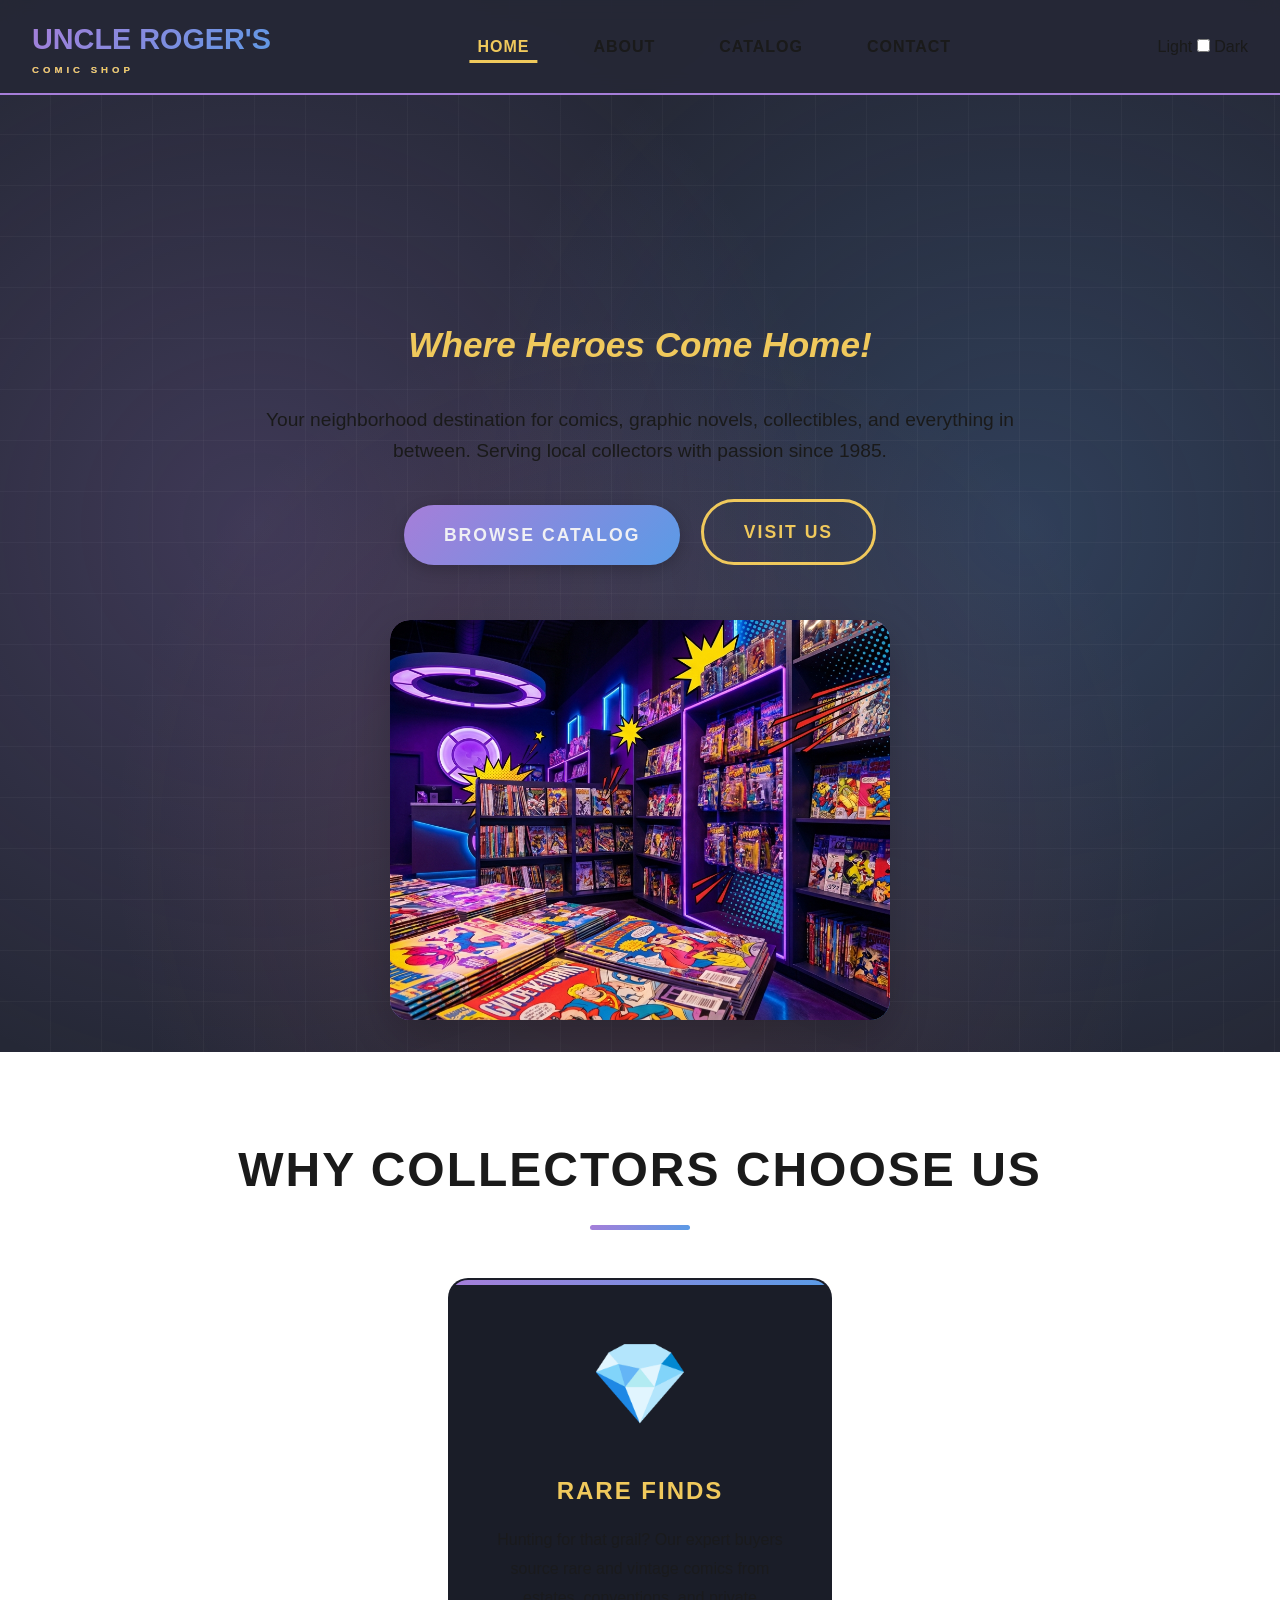
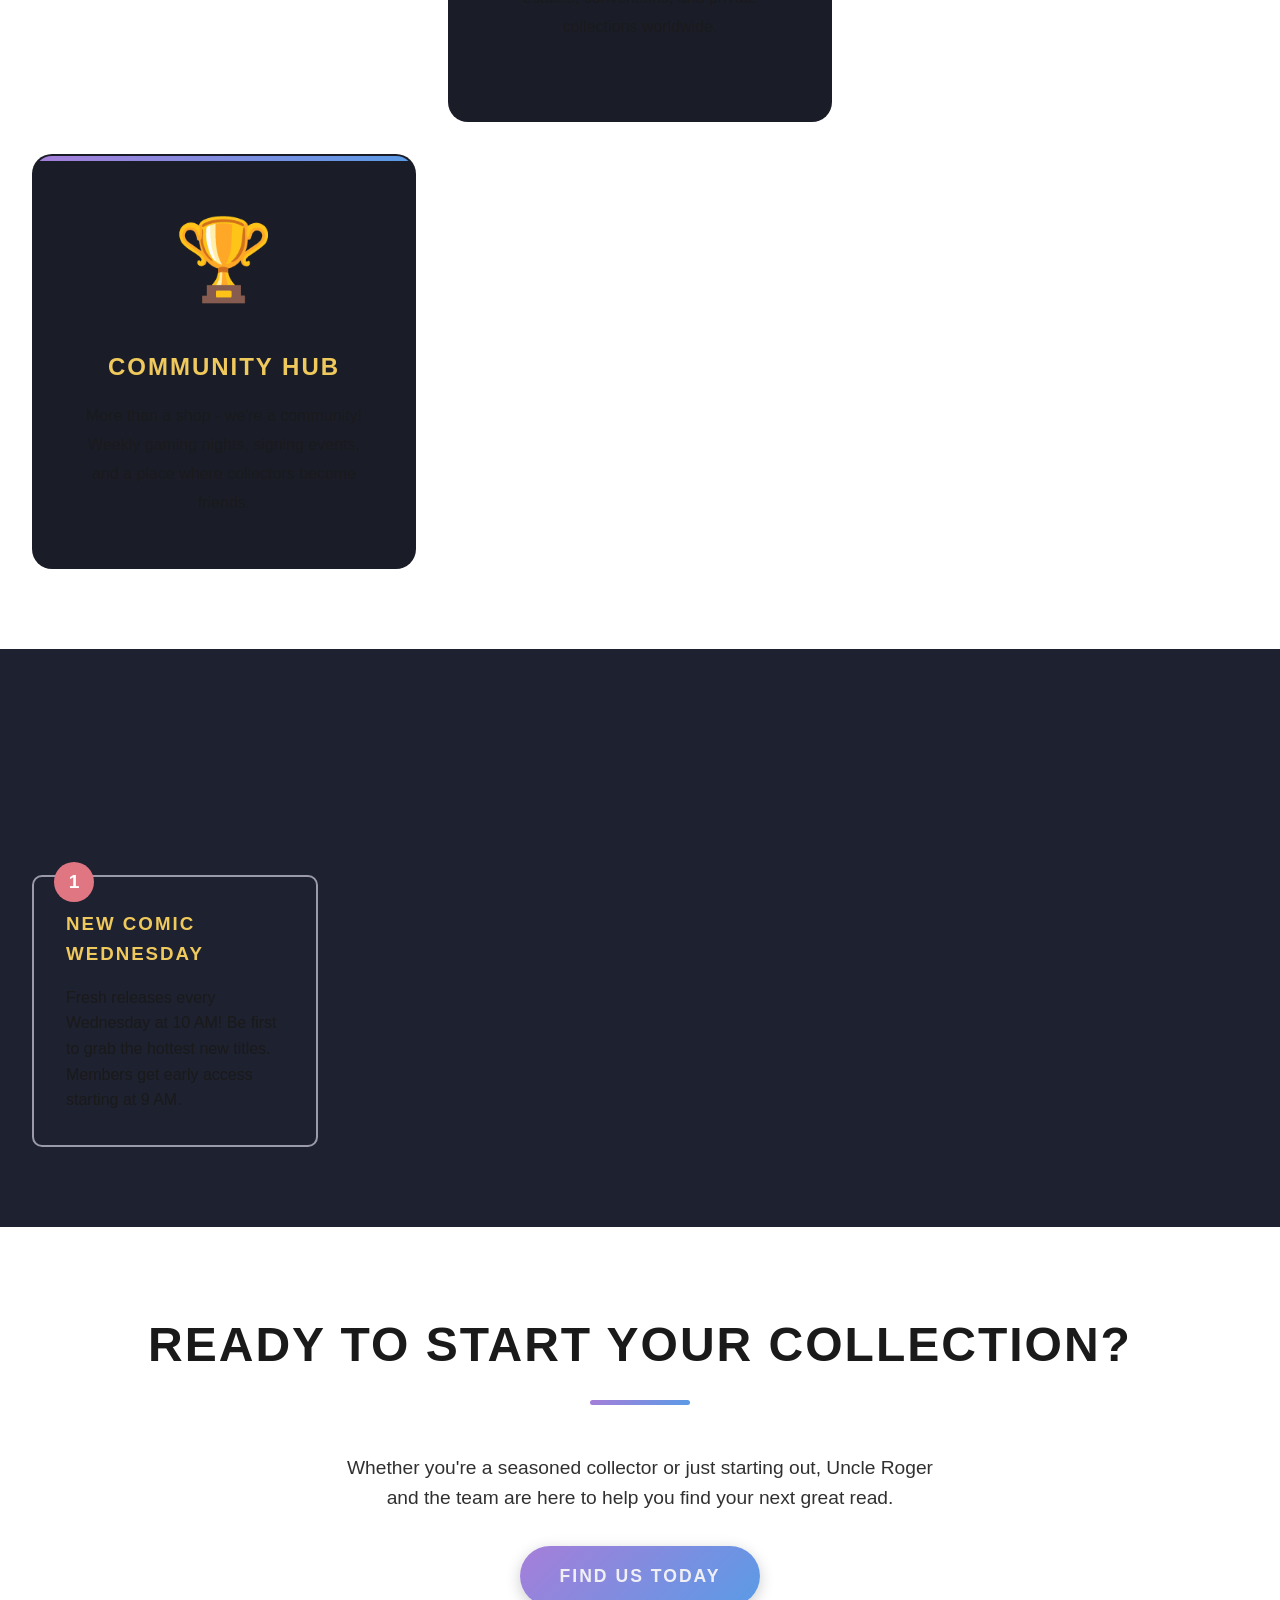
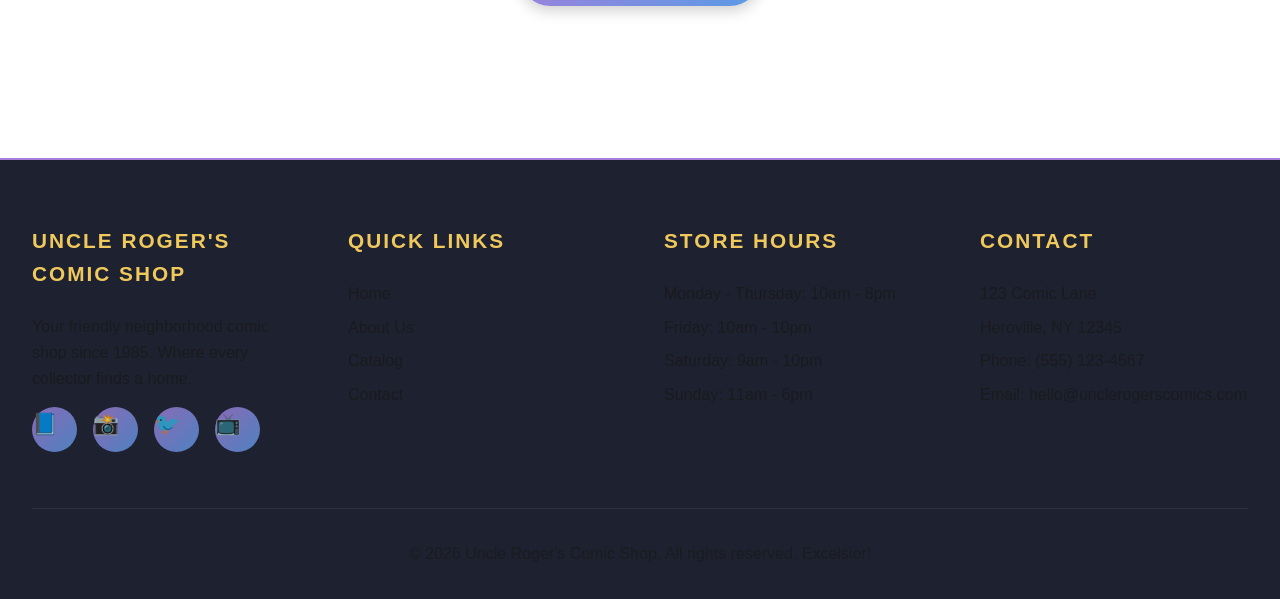
<file: index.html>
<!DOCTYPE html>
<html lang="en">

<head>
  <meta charset="UTF-8">
  <meta name="viewport" content="width=device-width, initial-scale=1.0">
  <meta name="description"
    content="Uncle Roger's Comic Shop - Your local destination for comics, collectibles, and community. Serving collectors since 1985.">
  <title>Uncle Roger's Comic Shop | Home</title>
  <script>
    document.documentElement.classList.add('no-transition');
    try {
      const saved = localStorage.getItem('theme');
      if (saved === 'dark') {
        document.documentElement.setAttribute('data-theme', 'dark');
      } else if (!saved && window.matchMedia('(prefers-color-scheme: dark)').matches) {
        document.documentElement.setAttribute('data-theme', 'dark');
      }
    } catch (e) {
      // localStorage not available, check system preference only
      if (window.matchMedia('(prefers-color-scheme: dark)').matches) {
        document.documentElement.setAttribute('data-theme', 'dark');
      }
    }
    window.addEventListener('DOMContentLoaded', () => {
      requestAnimationFrame(() => {
        document.documentElement.classList.remove('no-transition');
      });
    });
  </script>
  <link rel="stylesheet" href="styles.css">
</head>

<body>
  <!-- Navigation -->
  <nav class="navbar">
    <div class="nav-container">
      <a href="index.html" class="logo">
        UNCLE ROGER'S
        <span>COMIC SHOP</span>
      </a>
      <div class="menu-toggle" onclick="toggleMenu()">
        <span></span>
        <span></span>
        <span></span>
      </div>
      <ul class="nav-links" id="navLinks">
        <li><a href="index.html" class="active">Home</a></li>
        <li><a href="about.html">About</a></li>
        <li><a href="menu.html">Catalog</a></li>
        <li><a href="contact.html">Contact</a></li>
      </ul>
      <div class="theme-switch-wrapper">
        <span class="theme-label light-label">Light</span>
        <label class="theme-switch" for="theme-toggle">
          <input type="checkbox" id="theme-toggle">
          <span class="slider"></span>
        </label>
        <span class="theme-label dark-label">Dark</span>
      </div>
    </div>
  </nav>

  <!-- Hero Section -->
  <section class="hero">
    <div class="hero-wrapper">
      <div class="hero-content">
        <h1 class="fade-in">UNCLE ROGER'S<br>COMIC SHOP</h1>
        <p class="tagline fade-in delay-1">Where Heroes Come Home!</p>
        <p class="fade-in delay-2">
          Your neighborhood destination for comics, graphic novels, collectibles,
          and everything in between. Serving local collectors with passion since 1985.
        </p>
        <div class="fade-in delay-3">
          <a href="menu.html" class="btn btn-primary">Browse Catalog</a>
          <a href="contact.html" class="btn btn-secondary" style="margin-left: 1rem;">Visit Us</a>
        </div>
      </div>
      <div class="hero-image fade-in delay-2">
        <div class="image-placeholder">
          <img src="public/images/hero.jpg" alt="Uncle Roger's Comic Shop - Bold 90s Comic Book Collection">
        </div>
      </div>
    </div>
  </section>

  <!-- Features Section -->
  <section class="section">
    <h2 class="section-title">Why Collectors Choose Us</h2>
    <div class="features-grid">
      <div class="feature-card fade-in">
        <span class="feature-icon">📚</span>
        <h3>Massive Collection</h3>
        <p>Over 50,000 comics in stock! From golden age classics to the latest releases, we've got your pull list
          covered. New shipments every Wednesday!</p>
      </div>
      <div class="feature-card fade-in delay-1">
        <span class="feature-icon">💎</span>
        <h3>Rare Finds</h3>
        <p>Hunting for that grail? Our expert buyers source rare and vintage comics from estates, conventions, and
          private collections worldwide.</p>
      </div>
      <div class="feature-card fade-in delay-2">
        <span class="feature-icon">🎯</span>
        <h3>Fair Grading</h3>
        <p>Transparent grading using industry standards. What you see is what you get. We stand behind every comic we
          sell with our satisfaction guarantee.</p>
      </div>
      <div class="feature-card fade-in delay-3">
        <span class="feature-icon">🏆</span>
        <h3>Community Hub</h3>
        <p>More than a shop - we're a community! Weekly gaming nights, signing events, and a place where collectors
          become friends.</p>
      </div>
      <div class="feature-card fade-in delay-4">
        <span class="feature-icon">📦</span>
        <h3>Subscription Boxes</h3>
        <p>Never miss an issue! Set up your pull list and we'll have your comics bagged, boarded, and waiting for you
          every week.</p>
      </div>
      <div class="feature-card fade-in">
        <span class="feature-icon">💰</span>
        <h3>We Buy Comics</h3>
        <p>Looking to sell your collection? We offer competitive prices and fair appraisals. From single issues to
          entire collections, we're interested!</p>
      </div>
    </div>
  </section>

  <!-- What's New Section -->
  <section class="section" style="background: var(--darker-bg); margin: 0; max-width: 100%; padding: 5rem 2rem;">
    <div style="max-width: 1400px; margin: 0 auto;">
      <h2 class="section-title">This Week at Uncle Roger's</h2>
      <div class="comic-panels">
        <div class="panel">
          <span class="panel-number">1</span>
          <h3 style="color: var(--primary-yellow); margin-bottom: 1rem;">New Comic Wednesday</h3>
          <p>Fresh releases every Wednesday at 10 AM! Be first to grab the hottest new titles. Members get early access
            starting at 9 AM.</p>
        </div>
        <div class="panel">
          <span class="panel-number">2</span>
          <h3 style="color: var(--primary-yellow); margin-bottom: 1rem;">Back Issue Blowout</h3>
          <p>50% off all back issues priced under $10! Dig through our long boxes and discover hidden gems for your
            collection.</p>
        </div>
        <div class="panel">
          <span class="panel-number">3</span>
          <h3 style="color: var(--primary-yellow); margin-bottom: 1rem;">Game Night Friday</h3>
          <p>Join us every Friday at 6 PM for tabletop gaming! Magic: The Gathering tournaments, D&D sessions, and more.
          </p>
        </div>
        <div class="panel">
          <span class="panel-number">4</span>
          <h3 style="color: var(--primary-yellow); margin-bottom: 1rem;">Artist Alley Saturday</h3>
          <p>Local artists showcase their work! Commission custom art, meet creators, and support the indie comic
            community.</p>
        </div>
      </div>
    </div>
  </section>

  <!-- CTA Section -->
  <section class="section" style="text-align: center;">
    <h2 class="section-title">Ready to Start Your Collection?</h2>
    <p style="font-size: 1.2rem; max-width: 600px; margin: 0 auto 2rem; opacity: 0.9;">
      Whether you're a seasoned collector or just starting out, Uncle Roger and the team
      are here to help you find your next great read.
    </p>
    <a href="contact.html" class="btn btn-primary">Find Us Today</a>
  </section>

  <!-- Footer -->
  <footer class="footer">
    <div class="footer-content">
      <div class="footer-section">
        <h3>Uncle Roger's Comic Shop</h3>
        <p>Your friendly neighborhood comic shop since 1985. Where every collector finds a home.</p>
        <div class="social-links">
          <a href="#" class="social-link">📘</a>
          <a href="#" class="social-link">📸</a>
          <a href="#" class="social-link">🐦</a>
          <a href="#" class="social-link">📺</a>
        </div>
      </div>
      <div class="footer-section">
        <h3>Quick Links</h3>
        <a href="index.html">Home</a>
        <a href="about.html">About Us</a>
        <a href="menu.html">Catalog</a>
        <a href="contact.html">Contact</a>
      </div>
      <div class="footer-section">
        <h3>Store Hours</h3>
        <p>Monday - Thursday: 10am - 8pm</p>
        <p>Friday: 10am - 10pm</p>
        <p>Saturday: 9am - 10pm</p>
        <p>Sunday: 11am - 6pm</p>
      </div>
      <div class="footer-section">
        <h3>Contact</h3>
        <p>123 Comic Lane</p>
        <p>Heroville, NY 12345</p>
        <p>Phone: (555) 123-4567</p>
        <p>Email: hello@unclerogerscomics.com</p>
      </div>
    </div>
    <div class="footer-bottom">
      <p>&copy; 2026 Uncle Roger's Comic Shop. All rights reserved. Excelsior!</p>
    </div>
  </footer>

  <script>
    function toggleMenu() {
      document.getElementById('navLinks').classList.toggle('active');
    }

    const toggle = document.getElementById('theme-toggle');

    const currentTheme = document.documentElement.getAttribute('data-theme');
    toggle.checked = currentTheme === 'dark';

    toggle.addEventListener('change', () => {
      if (toggle.checked) {
        document.documentElement.setAttribute('data-theme', 'dark');
      } else {
        document.documentElement.removeAttribute('data-theme');
      }
      try {
        localStorage.setItem('theme', toggle.checked ? 'dark' : 'light');
      } catch (e) {
        // Saving failed, toggle still works for this session
      }
    });

    // Listen for OS theme changes
    window.matchMedia('(prefers-color-scheme: dark)').addEventListener('change', (e) => {
      try {
        const saved = localStorage.getItem('theme');
        if (saved) return; // User made a manual choice, respect it
      } catch (err) {}

      if (e.matches) {
        document.documentElement.setAttribute('data-theme', 'dark');
        toggle.checked = true;
      } else {
        document.documentElement.removeAttribute('data-theme');
        toggle.checked = false;
      }
    });
  </script>
</body>

</html>
</file>
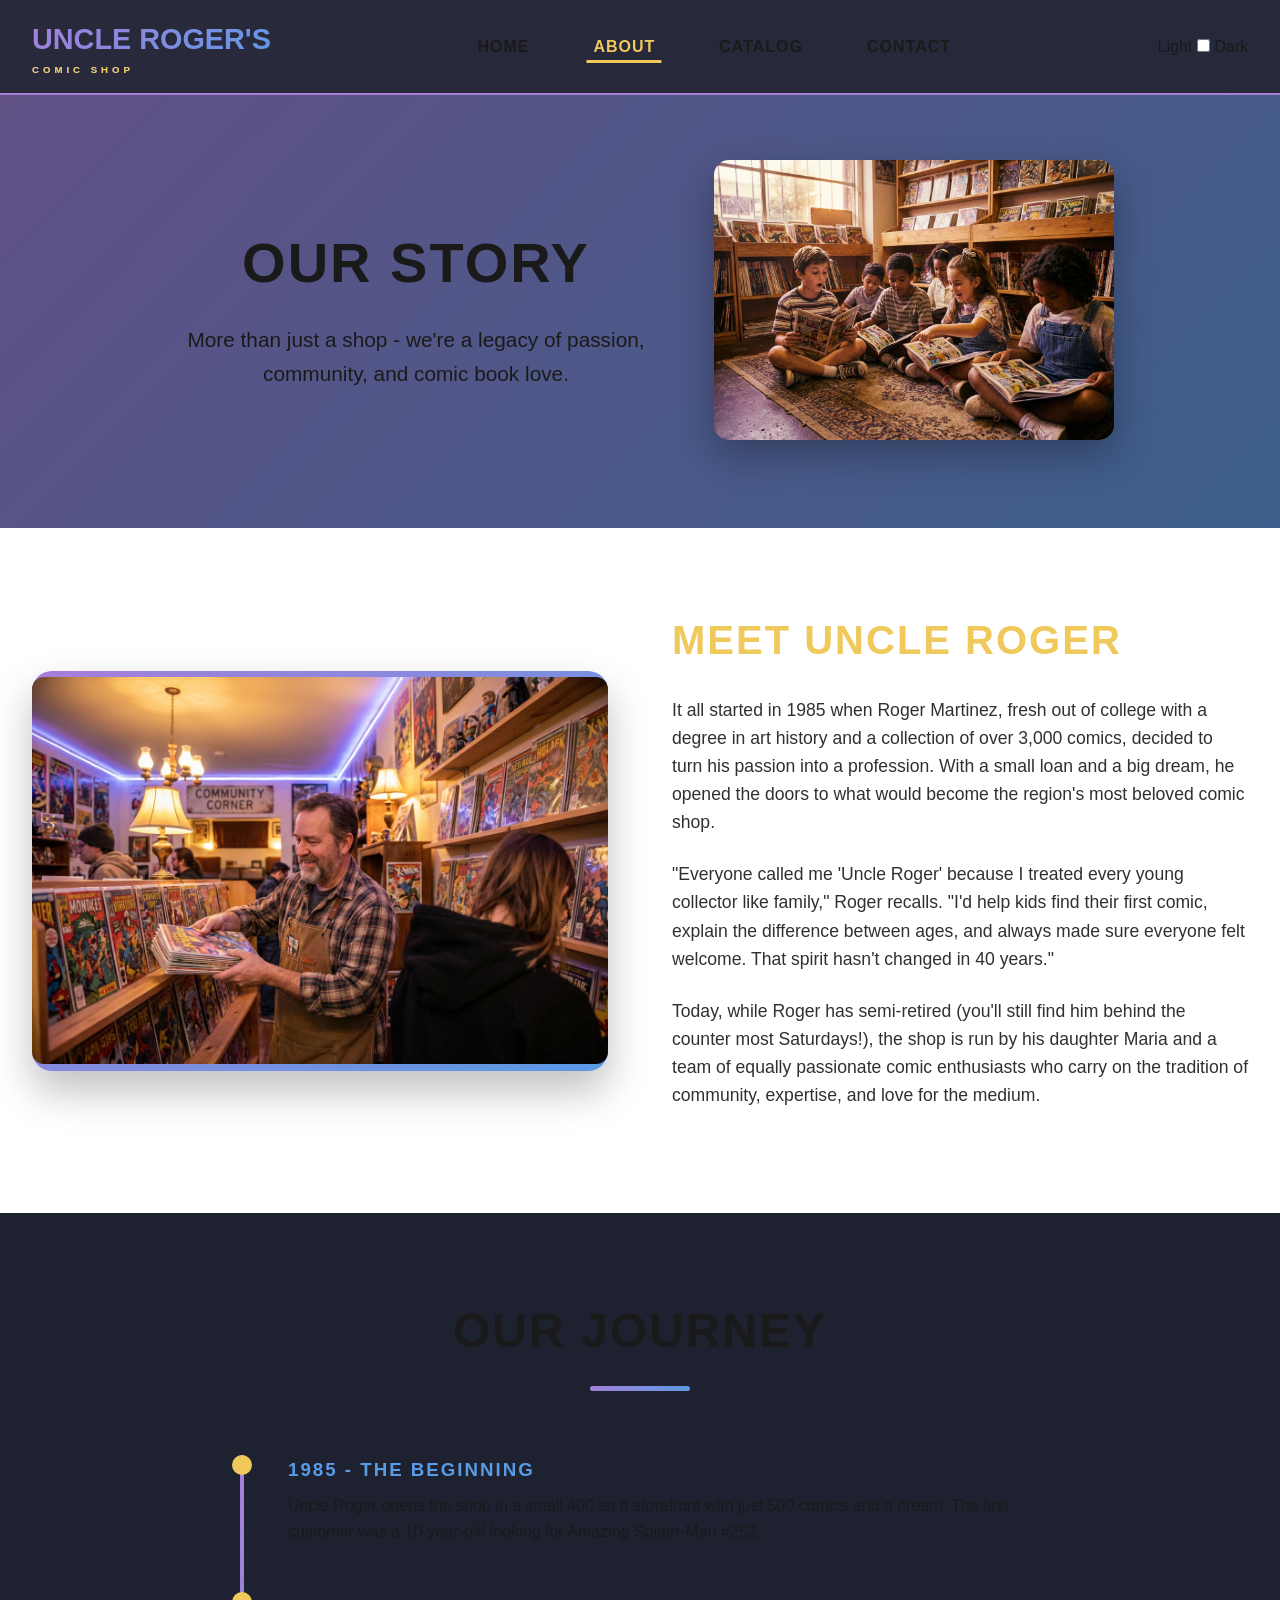
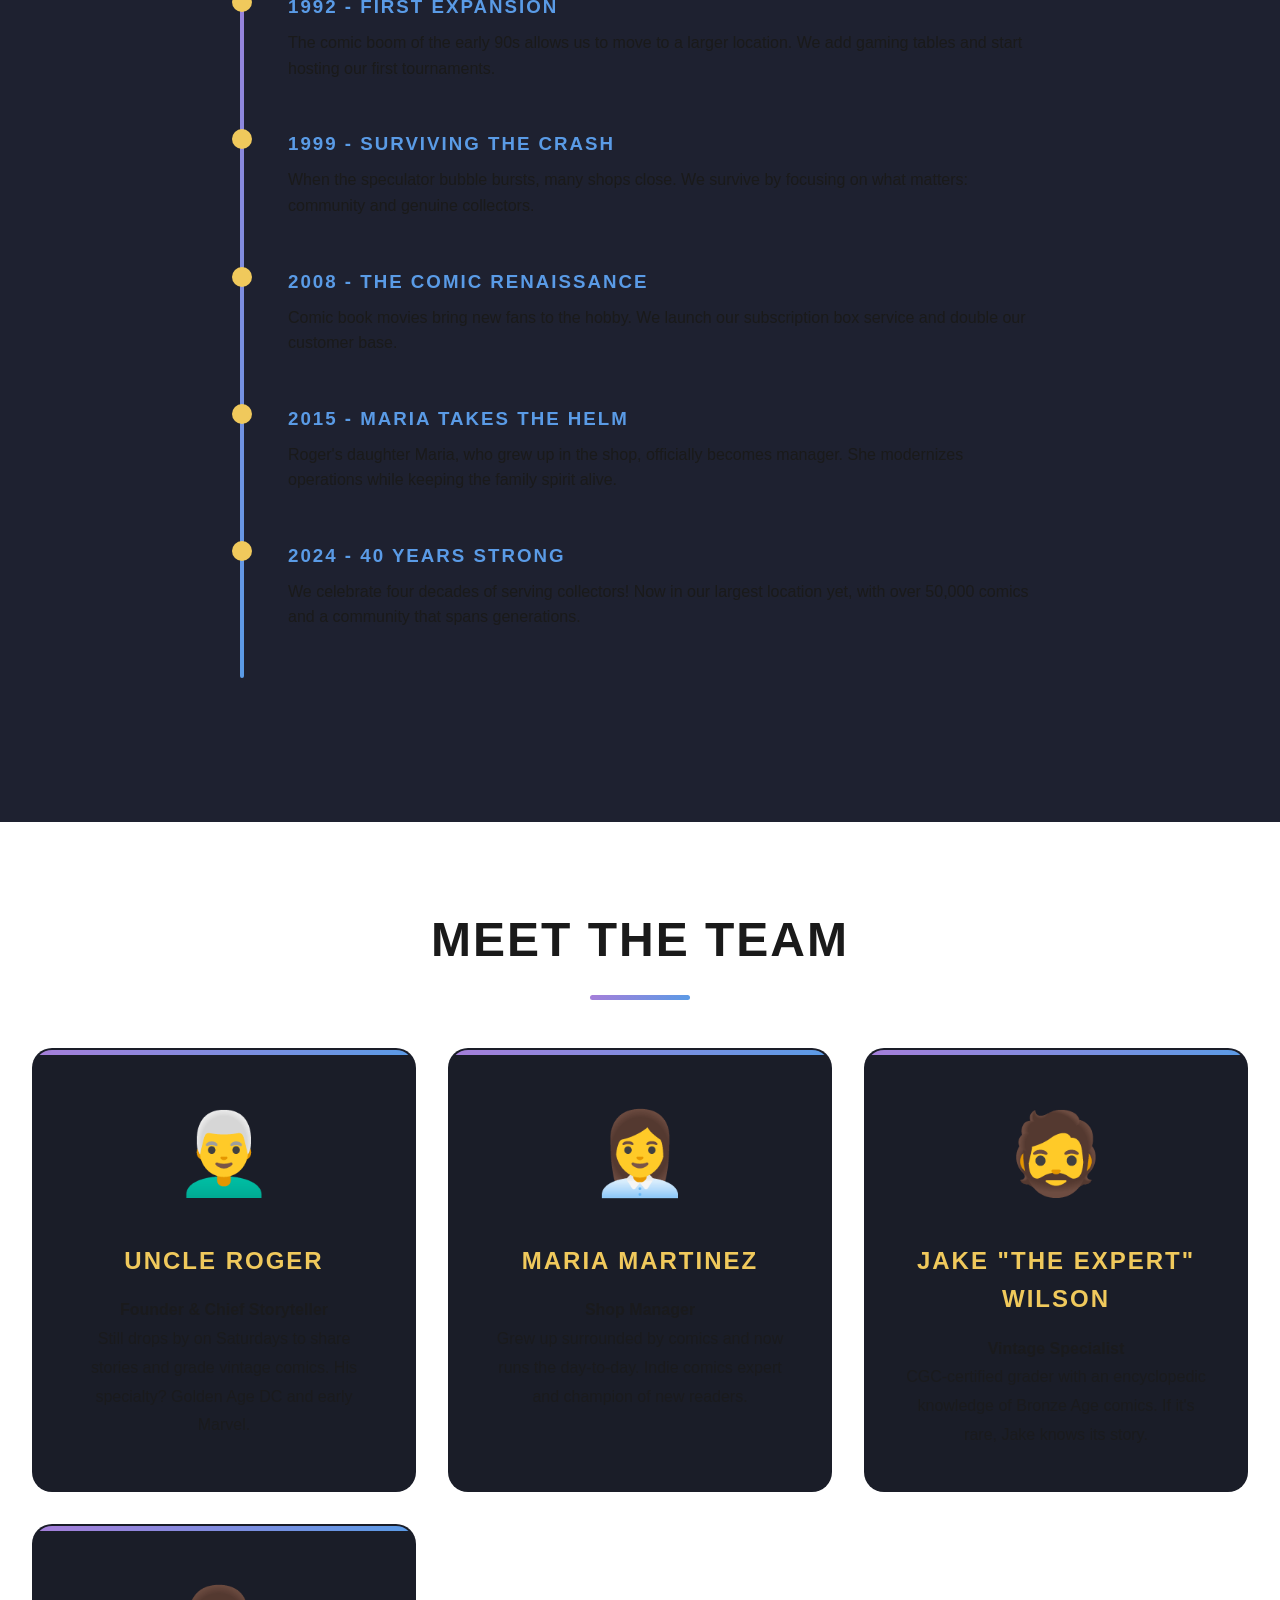
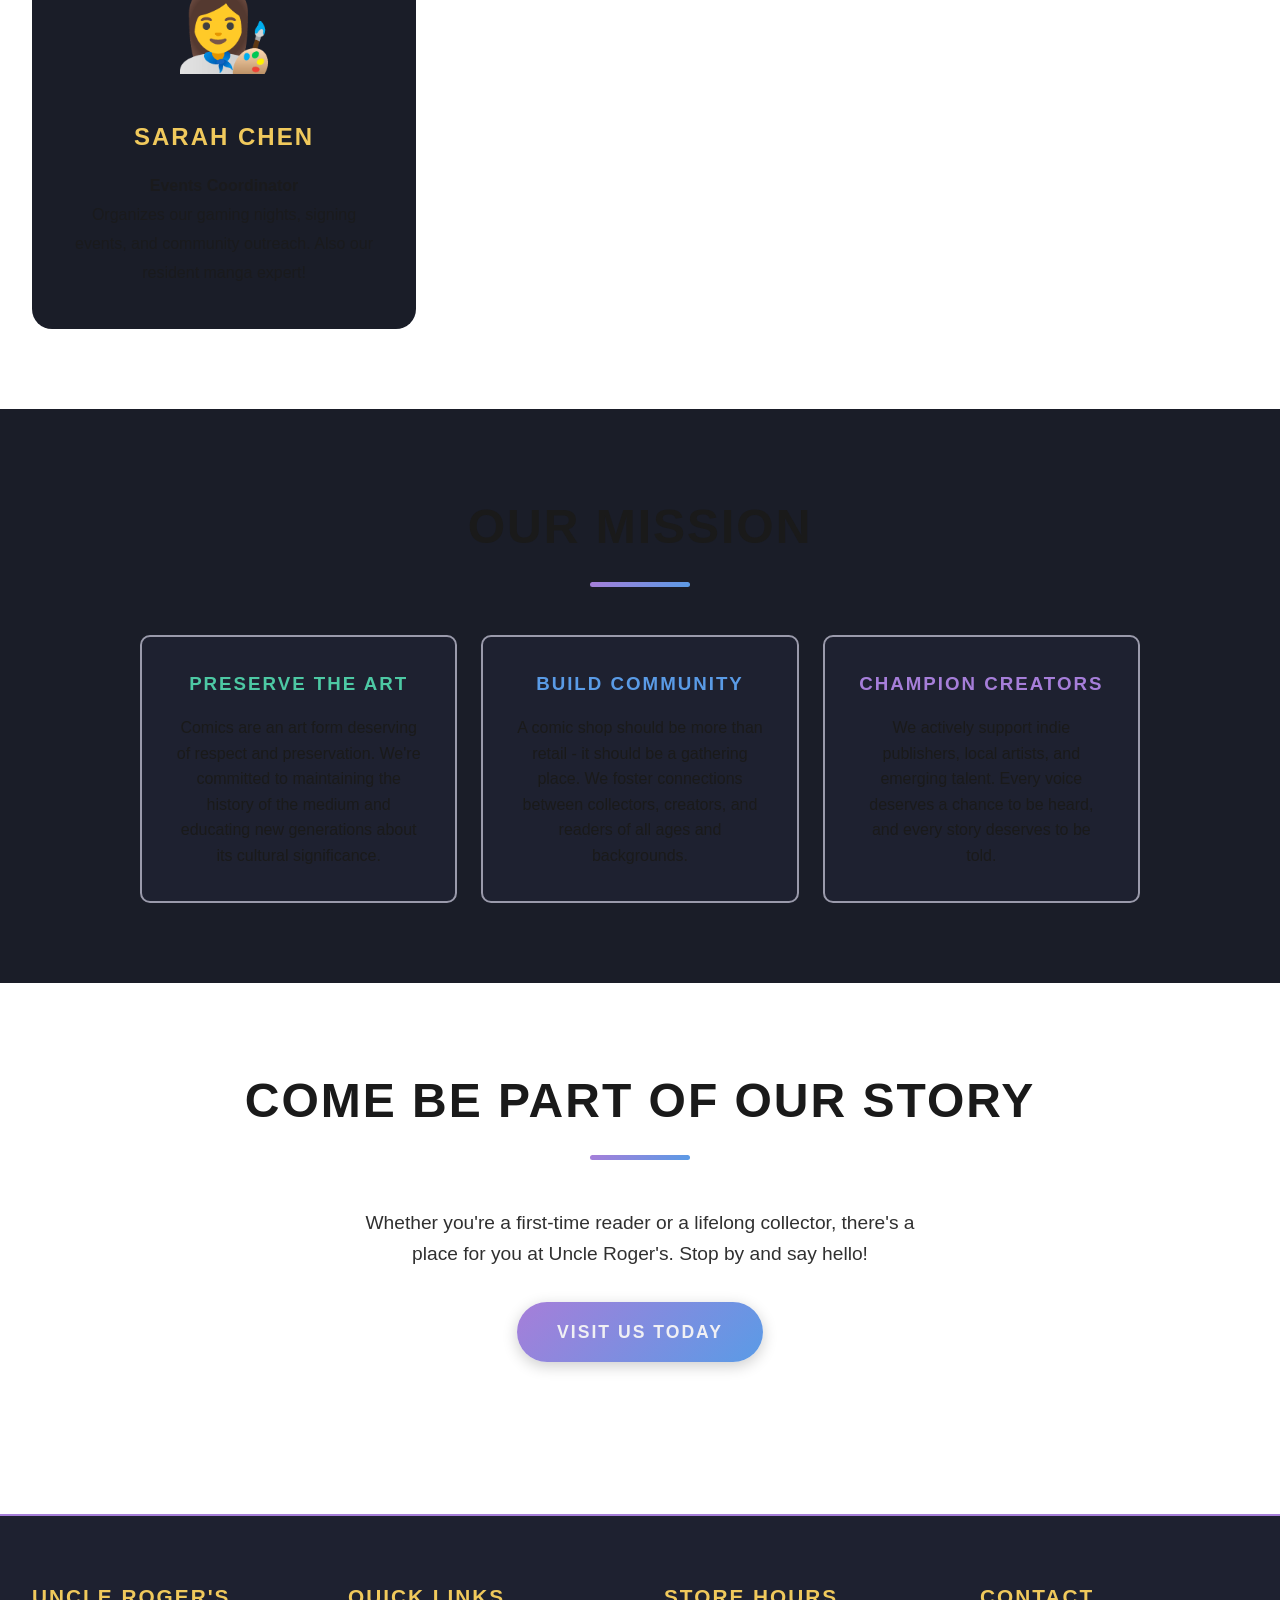
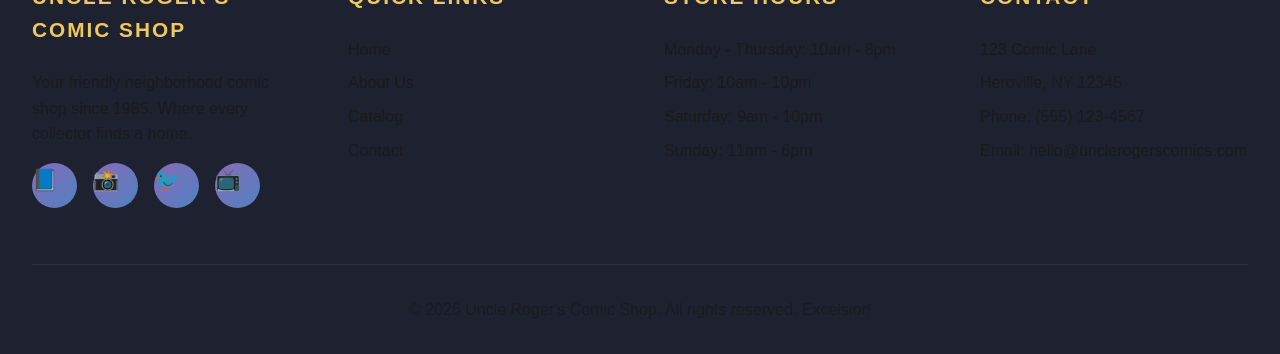
<file: about.html>
<!DOCTYPE html>
<html lang="en">

<head>
  <meta charset="UTF-8">
  <meta name="viewport" content="width=device-width, initial-scale=1.0">
  <meta name="description"
    content="Learn about Uncle Roger's Comic Shop - Our story, mission, and the passionate team behind your favorite local comic shop.">
  <title>About Us | Uncle Roger's Comic Shop</title>
  <script>
    document.documentElement.classList.add('no-transition');
    try {
      const saved = localStorage.getItem('theme');
      if (saved === 'dark') {
        document.documentElement.setAttribute('data-theme', 'dark');
      } else if (!saved && window.matchMedia('(prefers-color-scheme: dark)').matches) {
        document.documentElement.setAttribute('data-theme', 'dark');
      }
    } catch (e) {
      // localStorage not available, check system preference only
      if (window.matchMedia('(prefers-color-scheme: dark)').matches) {
        document.documentElement.setAttribute('data-theme', 'dark');
      }
    }
    window.addEventListener('DOMContentLoaded', () => {
      requestAnimationFrame(() => {
        document.documentElement.classList.remove('no-transition');
      });
    });
  </script>
  <link rel="stylesheet" href="styles.css">
</head>

<body>
  <!-- Navigation -->
  <nav class="navbar">
    <div class="nav-container">
      <a href="index.html" class="logo">
        UNCLE ROGER'S
        <span>COMIC SHOP</span>
      </a>
      <div class="menu-toggle" onclick="toggleMenu()">
        <span></span>
        <span></span>
        <span></span>
      </div>
      <ul class="nav-links" id="navLinks">
        <li><a href="index.html">Home</a></li>
        <li><a href="about.html" class="active">About</a></li>
        <li><a href="menu.html">Catalog</a></li>
        <li><a href="contact.html">Contact</a></li>
      </ul>
      <div class="theme-switch-wrapper">
        <span class="theme-label light-label">Light</span>
        <label class="theme-switch" for="theme-toggle">
          <input type="checkbox" id="theme-toggle">
          <span class="slider"></span>
        </label>
        <span class="theme-label dark-label">Dark</span>
      </div>
    </div>
  </nav>

  <!-- Hero Section -->
  <section class="about-hero">
    <div class="hero-banner-wrapper">
      <div class="hero-banner-text">
        <h1 class="fade-in">Our Story</h1>
        <p class="fade-in delay-1">
          More than just a shop - we're a legacy of passion, community, and comic book love.
        </p>
      </div>
      <div class="hero-banner-image fade-in delay-2">
        <img src="public/images/additional.jpg" alt="Children reading comic books in the 90s">
      </div>
    </div>
  </section>

  <!-- Main About Section -->
  <section class="section">
    <div class="about-content">
      <div class="about-image fade-in">
        <img src="public/images/about.jpg" alt="Uncle Roger stocking comic book shelves with a warm smile" style="width: 100%; border-radius: 12px; object-fit: cover;">
      </div>
      <div class="about-text fade-in delay-1">
        <h2>Meet Uncle Roger</h2>
        <p>
          It all started in 1985 when Roger Martinez, fresh out of college with a degree in
          art history and a collection of over 3,000 comics, decided to turn his passion into
          a profession. With a small loan and a big dream, he opened the doors to what would
          become the region's most beloved comic shop.
        </p>
        <p>
          "Everyone called me 'Uncle Roger' because I treated every young collector like family,"
          Roger recalls. "I'd help kids find their first comic, explain the difference between
          ages, and always made sure everyone felt welcome. That spirit hasn't changed in 40 years."
        </p>
        <p>
          Today, while Roger has semi-retired (you'll still find him behind the counter most
          Saturdays!), the shop is run by his daughter Maria and a team of equally passionate
          comic enthusiasts who carry on the tradition of community, expertise, and love for
          the medium.
        </p>
      </div>
    </div>
  </section>

  <!-- Timeline Section -->
  <section class="section" style="background: var(--darker-bg); margin: 0; max-width: 100%; padding: 5rem 2rem;">
    <div style="max-width: 1400px; margin: 0 auto;">
      <h2 class="section-title">Our Journey</h2>
      <div class="timeline">
        <div class="timeline-item fade-in">
          <h3>1985 - The Beginning</h3>
          <p>Uncle Roger opens the shop in a small 400 sq ft storefront with just 500 comics and a dream. The first
            customer was a 10-year-old looking for Amazing Spider-Man #252.</p>
        </div>
        <div class="timeline-item fade-in delay-1">
          <h3>1992 - First Expansion</h3>
          <p>The comic boom of the early 90s allows us to move to a larger location. We add gaming tables and start
            hosting our first tournaments.</p>
        </div>
        <div class="timeline-item fade-in delay-2">
          <h3>1999 - Surviving the Crash</h3>
          <p>When the speculator bubble bursts, many shops close. We survive by focusing on what matters: community and
            genuine collectors.</p>
        </div>
        <div class="timeline-item fade-in delay-3">
          <h3>2008 - The Comic Renaissance</h3>
          <p>Comic book movies bring new fans to the hobby. We launch our subscription box service and double our
            customer base.</p>
        </div>
        <div class="timeline-item fade-in delay-4">
          <h3>2015 - Maria Takes the Helm</h3>
          <p>Roger's daughter Maria, who grew up in the shop, officially becomes manager. She modernizes operations
            while keeping the family spirit alive.</p>
        </div>
        <div class="timeline-item fade-in">
          <h3>2024 - 40 Years Strong</h3>
          <p>We celebrate four decades of serving collectors! Now in our largest location yet, with over 50,000 comics
            and a community that spans generations.</p>
        </div>
      </div>
    </div>
  </section>

  <!-- Team Section -->
  <section class="section">
    <h2 class="section-title">Meet The Team</h2>
    <div class="features-grid">
      <div class="feature-card fade-in">
        <span class="feature-icon">👨‍🦳</span>
        <h3>Uncle Roger</h3>
        <p><strong>Founder & Chief Storyteller</strong></p>
        <p>Still drops by on Saturdays to share stories and grade vintage comics. His specialty? Golden Age DC and early
          Marvel.</p>
      </div>
      <div class="feature-card fade-in delay-1">
        <span class="feature-icon">👩‍💼</span>
        <h3>Maria Martinez</h3>
        <p><strong>Shop Manager</strong></p>
        <p>Grew up surrounded by comics and now runs the day-to-day. Indie comics expert and champion of new readers.
        </p>
      </div>
      <div class="feature-card fade-in delay-2">
        <span class="feature-icon">🧔</span>
        <h3>Jake "The Expert" Wilson</h3>
        <p><strong>Vintage Specialist</strong></p>
        <p>CGC-certified grader with an encyclopedic knowledge of Bronze Age comics. If it's rare, Jake knows its story.
        </p>
      </div>
      <div class="feature-card fade-in delay-3">
        <span class="feature-icon">👩‍🎨</span>
        <h3>Sarah Chen</h3>
        <p><strong>Events Coordinator</strong></p>
        <p>Organizes our gaming nights, signing events, and community outreach. Also our resident manga expert!</p>
      </div>
    </div>
  </section>

  <!-- Mission Section -->
  <section class="section" style="background: var(--card-bg); margin: 0; max-width: 100%; padding: 5rem 2rem;">
    <div style="max-width: 1000px; margin: 0 auto; text-align: center;">
      <h2 class="section-title">Our Mission</h2>
      <div class="comic-panels" style="grid-template-columns: repeat(auto-fit, minmax(300px, 1fr));">
        <div class="panel fade-in">
          <h3 style="color: var(--primary-green); margin-bottom: 1rem;">Preserve the Art</h3>
          <p>Comics are an art form deserving of respect and preservation. We're committed to maintaining the history of
            the medium and educating new generations about its cultural significance.</p>
        </div>
        <div class="panel fade-in delay-1">
          <h3 style="color: var(--primary-blue); margin-bottom: 1rem;">Build Community</h3>
          <p>A comic shop should be more than retail - it should be a gathering place. We foster connections between
            collectors, creators, and readers of all ages and backgrounds.</p>
        </div>
        <div class="panel fade-in delay-2">
          <h3 style="color: var(--primary-purple); margin-bottom: 1rem;">Champion Creators</h3>
          <p>We actively support indie publishers, local artists, and emerging talent. Every voice deserves a chance to
            be heard, and every story deserves to be told.</p>
        </div>
      </div>
    </div>
  </section>

  <!-- CTA Section -->
  <section class="section" style="text-align: center;">
    <h2 class="section-title">Come Be Part of Our Story</h2>
    <p style="font-size: 1.2rem; max-width: 600px; margin: 0 auto 2rem; opacity: 0.9;">
      Whether you're a first-time reader or a lifelong collector, there's a place for you
      at Uncle Roger's. Stop by and say hello!
    </p>
    <a href="contact.html" class="btn btn-primary">Visit Us Today</a>
  </section>

  <!-- Footer -->
  <footer class="footer">
    <div class="footer-content">
      <div class="footer-section">
        <h3>Uncle Roger's Comic Shop</h3>
        <p>Your friendly neighborhood comic shop since 1985. Where every collector finds a home.</p>
        <div class="social-links">
          <a href="#" class="social-link">📘</a>
          <a href="#" class="social-link">📸</a>
          <a href="#" class="social-link">🐦</a>
          <a href="#" class="social-link">📺</a>
        </div>
      </div>
      <div class="footer-section">
        <h3>Quick Links</h3>
        <a href="index.html">Home</a>
        <a href="about.html">About Us</a>
        <a href="menu.html">Catalog</a>
        <a href="contact.html">Contact</a>
      </div>
      <div class="footer-section">
        <h3>Store Hours</h3>
        <p>Monday - Thursday: 10am - 8pm</p>
        <p>Friday: 10am - 10pm</p>
        <p>Saturday: 9am - 10pm</p>
        <p>Sunday: 11am - 6pm</p>
      </div>
      <div class="footer-section">
        <h3>Contact</h3>
        <p>123 Comic Lane</p>
        <p>Heroville, NY 12345</p>
        <p>Phone: (555) 123-4567</p>
        <p>Email: hello@unclerogerscomics.com</p>
      </div>
    </div>
    <div class="footer-bottom">
      <p>&copy; 2026 Uncle Roger's Comic Shop. All rights reserved. Excelsior!</p>
    </div>
  </footer>

  <script>
    function toggleMenu() {
      document.getElementById('navLinks').classList.toggle('active');
    }

    const toggle = document.getElementById('theme-toggle');

    const currentTheme = document.documentElement.getAttribute('data-theme');
    toggle.checked = currentTheme === 'dark';

    toggle.addEventListener('change', () => {
      if (toggle.checked) {
        document.documentElement.setAttribute('data-theme', 'dark');
      } else {
        document.documentElement.removeAttribute('data-theme');
      }
      try {
        localStorage.setItem('theme', toggle.checked ? 'dark' : 'light');
      } catch (e) {
        // Saving failed, toggle still works for this session
      }
    });

    // Listen for OS theme changes
    window.matchMedia('(prefers-color-scheme: dark)').addEventListener('change', (e) => {
      try {
        const saved = localStorage.getItem('theme');
        if (saved) return; // User made a manual choice, respect it
      } catch (err) {}

      if (e.matches) {
        document.documentElement.setAttribute('data-theme', 'dark');
        toggle.checked = true;
      } else {
        document.documentElement.removeAttribute('data-theme');
        toggle.checked = false;
      }
    });
  </script>
</body>

</html>
</file>
<file: styles.css>
/* Uncle Roger's Comic Shop - Styles */

/* ===== LIGHT THEME (default) ===== */
:root {
  --color-bg: #ffffff;
  --color-bg-secondary: #f5f5f5;
  --color-text: #1a1a1a;
  --color-text-secondary: #555555;
  --color-border: #e0e0e0;
  --color-accent: #3b82f6;
  --color-accent-hover: #2563eb;

  --primary-red: #e07682;
  --primary-yellow: #f0c95c;
  --primary-blue: #5a9be6;
  --primary-purple: #a67ed9;
  --primary-green: #4dc9a4;
  --dark-bg: #252836;
  --darker-bg: #1e2130;
  --light-text: #f0f0f4;
  --muted-text: #9a9aab;
  --card-bg: #1a1d28;
  --accent-orange: #e8956b;
  --gradient-comic: linear-gradient(135deg, var(--primary-purple), var(--primary-blue));
}

/* ===== DARK THEME ===== */
[data-theme="dark"] {
  --color-bg: #121212;
  --color-bg-secondary: #1e1e1e;
  --color-text: #e4e4e4;
  --color-text-secondary: #a0a0a0;
  --color-border: #2e2e2e;
  --color-accent: #60a5fa;
  --color-accent-hover: #93c5fd;
}

/* No-transition on page load (prevents flash) */
.no-transition,
.no-transition * {
  transition: none !important;
}

/* Smooth theme transition */
body,
main,
header,
footer,
nav,
section,
article,
aside,
div,
p,
a,
button,
input,
textarea,
select,
table,
th,
td {
  transition: background-color 0.3s ease, color 0.3s ease, border-color 0.3s ease;
}

/* Reset & Base */
* {
  margin: 0;
  padding: 0;
  box-sizing: border-box;
}

html {
  scroll-behavior: smooth;
}

body {
  font-family: 'Segoe UI', Tahoma, Geneva, Verdana, sans-serif;
  background: var(--color-bg);
  color: var(--color-text);
  line-height: 1.6;
  overflow-x: hidden;
}

a {
  text-decoration: none;
  color: inherit;
}

ul {
  list-style: none;
}

img {
  max-width: 100%;
  height: auto;
}

/* Headers */
h1, h2, h3, h4 {
  font-family: 'Segoe UI', Tahoma, Geneva, Verdana, sans-serif;
  font-weight: 800;
  text-transform: uppercase;
  letter-spacing: 2px;
}

/* Navigation */
.navbar {
  position: fixed;
  top: 0;
  left: 0;
  right: 0;
  z-index: 1000;
  background: rgba(37, 40, 54, 0.95);
  backdrop-filter: blur(10px);
  padding: 1rem 2rem;
  border-bottom: 2px solid var(--primary-purple);
}

.nav-container {
  max-width: 1400px;
  margin: 0 auto;
  display: flex;
  justify-content: space-between;
  align-items: center;
}

.logo {
  font-size: 1.8rem;
  font-weight: bold;
  background: var(--gradient-comic);
  -webkit-background-clip: text;
  -webkit-text-fill-color: transparent;
  background-clip: text;
  text-shadow: none;
}

.logo span {
  display: block;
  font-size: 0.6rem;
  letter-spacing: 4px;
  background: var(--primary-yellow);
  -webkit-background-clip: text;
  background-clip: text;
}

.nav-links {
  display: flex;
  gap: 2rem;
}

.nav-links a {
  font-weight: 600;
  text-transform: uppercase;
  letter-spacing: 1px;
  padding: 0.5rem 1rem;
  border-radius: 5px;
  transition: all 0.3s ease;
  position: relative;
}

.nav-links a::after {
  content: '';
  position: absolute;
  bottom: 0;
  left: 50%;
  transform: translateX(-50%);
  width: 0;
  height: 3px;
  background: var(--primary-yellow);
  transition: width 0.3s ease;
}

.nav-links a:hover::after,
.nav-links a.active::after {
  width: 80%;
}

.nav-links a:hover {
  color: var(--primary-yellow);
}

.nav-links a.active {
  color: var(--primary-yellow);
}

/* Theme Toggle Button */
#theme-toggle {
  background: transparent;
  border: 1px solid var(--color-border);
  border-radius: 8px;
  cursor: pointer;
  font-size: 1.25rem;
  padding: 6px 10px;
  color: var(--color-text);
  transition: background-color 0.3s ease, border-color 0.3s ease;
}

#theme-toggle:hover {
  background-color: var(--color-bg-secondary);
}

/* Mobile Menu Toggle */
.menu-toggle {
  display: none;
  flex-direction: column;
  gap: 5px;
  cursor: pointer;
  padding: 10px;
}

.menu-toggle span {
  width: 30px;
  height: 3px;
  background: var(--primary-yellow);
  border-radius: 3px;
  transition: all 0.3s ease;
}

/* Hero Section */
.hero {
  min-height: 100vh;
  display: flex;
  align-items: center;
  justify-content: center;
  text-align: center;
  padding: 6rem 2rem 2rem;
  background:
    radial-gradient(circle at 20% 50%, rgba(166, 126, 217, 0.2) 0%, transparent 50%),
    radial-gradient(circle at 80% 50%, rgba(90, 155, 230, 0.2) 0%, transparent 50%),
    radial-gradient(circle at 50% 80%, rgba(224, 118, 130, 0.15) 0%, transparent 50%),
    var(--dark-bg);
  position: relative;
  overflow: hidden;
}

.hero::before {
  content: '';
  position: absolute;
  top: 0;
  left: 0;
  right: 0;
  bottom: 0;
  background-image:
    repeating-linear-gradient(
      0deg,
      transparent,
      transparent 50px,
      rgba(255, 255, 255, 0.03) 50px,
      rgba(255, 255, 255, 0.03) 51px
    ),
    repeating-linear-gradient(
      90deg,
      transparent,
      transparent 50px,
      rgba(255, 255, 255, 0.03) 50px,
      rgba(255, 255, 255, 0.03) 51px
    );
  pointer-events: none;
}

.hero-wrapper {
  position: relative;
  z-index: 1;
  display: flex;
  flex-direction: column;
  align-items: center;
  justify-content: center;
  gap: 3rem;
  max-width: 1000px;
  width: 100%;
  margin: 0 auto;
}

.hero-content {
  max-width: 800px;
  margin: 0 auto;
}

.hero-image {
  max-width: 500px;
  width: 100%;
  display: flex;
  align-items: center;
  justify-content: center;
  margin: 0 auto;
}

.image-placeholder {
  width: 100%;
  height: 400px;
  background: var(--gradient-comic);
  border-radius: 20px;
  overflow: hidden;
  box-shadow: 0 15px 40px rgba(0, 0, 0, 0.2);
}

.image-placeholder img {
  width: 100%;
  height: 100%;
  object-fit: cover;
}

.hero h1 {
  font-size: 4rem;
  margin-bottom: 1rem;
  text-shadow: 3px 3px 6px rgba(0, 0, 0, 0.3);
  animation: heroFloat 3s ease-in-out infinite;
}

@keyframes heroFloat {
  0%, 100% { transform: translateY(0); }
  50% { transform: translateY(-10px); }
}

.hero .tagline {
  font-size: 2.2rem;
  color: var(--primary-yellow);
  margin-bottom: 2rem;
  font-style: italic;
  font-weight: 600;
}

.hero p {
  font-size: 1.2rem;
  margin-bottom: 2rem;
  opacity: 0.9;
}

/* Buttons */
.btn {
  display: inline-block;
  padding: 1rem 2.5rem;
  font-size: 1.1rem;
  font-weight: bold;
  font-family: 'Segoe UI', Tahoma, Geneva, Verdana, sans-serif;
  text-transform: uppercase;
  letter-spacing: 2px;
  border: none;
  border-radius: 50px;
  cursor: pointer;
  transition: all 0.3s ease;
  position: relative;
  overflow: hidden;
}

.btn-primary {
  background: var(--gradient-comic);
  color: var(--light-text);
  box-shadow: 0 4px 15px rgba(0, 0, 0, 0.2);
}

.btn-primary:hover {
  transform: translateY(-3px);
  box-shadow: 0 8px 25px rgba(0, 0, 0, 0.3);
}

.btn-secondary {
  background: transparent;
  color: var(--primary-yellow);
  border: 3px solid var(--primary-yellow);
}

.btn-secondary:hover {
  background: var(--primary-yellow);
  color: var(--dark-bg);
}

/* Sections */
.section {
  padding: 5rem 2rem;
  max-width: 1400px;
  margin: 0 auto;
}

.section-title {
  text-align: center;
  font-size: 3rem;
  margin-bottom: 3rem;
  position: relative;
}

.section-title::after {
  content: '';
  display: block;
  width: 100px;
  height: 5px;
  background: var(--gradient-comic);
  margin: 1rem auto 0;
  border-radius: 5px;
}

/* Feature Cards */
.features-grid {
  display: grid;
  grid-template-columns: repeat(auto-fit, minmax(300px, 1fr));
  gap: 2rem;
  margin-top: 3rem;
}

.feature-card {
  background: var(--card-bg);
  border-radius: 20px;
  padding: 2.5rem;
  text-align: center;
  border: 2px solid transparent;
  transition: all 0.3s ease;
  position: relative;
  overflow: hidden;
}

.feature-card::before {
  content: '';
  position: absolute;
  top: 0;
  left: 0;
  right: 0;
  height: 5px;
  background: var(--gradient-comic);
}

.feature-card:hover {
  transform: translateY(-10px);
  border-color: var(--primary-purple);
  box-shadow: 0 20px 40px rgba(0, 0, 0, 0.25);
}

.feature-icon {
  font-size: 5rem;
  margin-bottom: 1.5rem;
  display: block;
}

.feature-card h3 {
  font-size: 1.5rem;
  margin-bottom: 1rem;
  color: var(--primary-yellow);
}

.feature-card p {
  opacity: 0.8;
  line-height: 1.8;
}

/* Comic Panel Section */
.comic-panels {
  display: grid;
  grid-template-columns: repeat(auto-fit, minmax(280px, 1fr));
  gap: 1.5rem;
  margin-top: 3rem;
}

.panel {
  background: var(--darker-bg);
  border: 2px solid var(--muted-text);
  border-radius: 10px;
  padding: 2rem;
  position: relative;
  transition: all 0.3s ease;
}

.panel:hover {
  transform: scale(1.02);
  border-color: var(--primary-yellow);
}

.panel-number {
  position: absolute;
  top: -15px;
  left: 20px;
  background: var(--primary-red);
  color: white;
  width: 40px;
  height: 40px;
  border-radius: 50%;
  display: flex;
  align-items: center;
  justify-content: center;
  font-weight: bold;
  font-size: 1.2rem;
}

/* About Page */
.about-hero {
  background:
    linear-gradient(135deg, rgba(166, 126, 217, 0.5), rgba(90, 155, 230, 0.5)),
    var(--darker-bg);
  padding: 10rem 2rem 5rem;
  text-align: center;
}

.about-hero h1 {
  font-size: 3.5rem;
  margin-bottom: 1rem;
}

/* Hero Banner Layout */
.hero-banner-wrapper {
  display: flex;
  align-items: center;
  justify-content: center;
  gap: 3rem;
  max-width: 1200px;
  margin: 0 auto;
}

.hero-banner-text {
  flex: 1;
  max-width: 500px;
}

.hero-banner-text p {
  font-size: 1.3rem;
}

.hero-banner-image {
  flex: 0 0 auto;
}

.hero-banner-image img {
  width: 400px;
  height: 280px;
  object-fit: cover;
  border-radius: 15px;
  box-shadow: 0 15px 40px rgba(0, 0, 0, 0.3);
}

@media (max-width: 992px) {
  .hero-banner-wrapper {
    flex-direction: column;
    text-align: center;
    gap: 2rem;
  }

  .hero-banner-image img {
    width: 350px;
    height: 240px;
  }
}

@media (max-width: 576px) {
  .hero-banner-image img {
    width: 280px;
    height: 200px;
  }
}

.about-content {
  display: grid;
  grid-template-columns: 1fr 1fr;
  gap: 4rem;
  align-items: center;
}

.about-image {
  background: var(--gradient-comic);
  border-radius: 20px;
  height: 400px;
  display: flex;
  align-items: center;
  justify-content: center;
  font-size: 10rem;
  box-shadow: 0 20px 40px rgba(0, 0, 0, 0.25);
}

.about-text h2 {
  font-size: 2.5rem;
  color: var(--primary-yellow);
  margin-bottom: 1.5rem;
}

.about-text p {
  font-size: 1.1rem;
  margin-bottom: 1.5rem;
  opacity: 0.9;
}

/* Timeline */
.timeline {
  position: relative;
  max-width: 800px;
  margin: 4rem auto;
  padding-left: 3rem;
}

.timeline::before {
  content: '';
  position: absolute;
  left: 0;
  top: 0;
  bottom: 0;
  width: 4px;
  background: var(--gradient-comic);
  border-radius: 4px;
}

.timeline-item {
  position: relative;
  padding-bottom: 3rem;
}

.timeline-item::before {
  content: '';
  position: absolute;
  left: -3rem;
  top: 0;
  width: 20px;
  height: 20px;
  background: var(--primary-yellow);
  border-radius: 50%;
  transform: translateX(-8px);
}

.timeline-item h3 {
  color: var(--primary-blue);
  margin-bottom: 0.5rem;
}

/* Menu/Catalog Page */
.menu-hero {
  background:
    linear-gradient(135deg, rgba(224, 118, 130, 0.5), rgba(232, 149, 107, 0.5)),
    var(--darker-bg);
  padding: 10rem 2rem 5rem;
  text-align: center;
}

.menu-categories {
  display: flex;
  justify-content: center;
  gap: 1rem;
  flex-wrap: wrap;
  margin-bottom: 3rem;
}

.category-btn {
  padding: 0.75rem 1.5rem;
  background: var(--card-bg);
  border: 2px solid var(--primary-purple);
  color: var(--light-text);
  border-radius: 30px;
  cursor: pointer;
  transition: all 0.3s ease;
  font-weight: 600;
  font-family: 'Segoe UI', Tahoma, Geneva, Verdana, sans-serif;
}

.category-btn:hover,
.category-btn.active {
  background: var(--primary-purple);
  color: var(--light-text);
}

.menu-grid {
  display: grid;
  grid-template-columns: repeat(auto-fit, minmax(280px, 1fr));
  gap: 2rem;
}

.menu-item {
  background: var(--card-bg);
  border-radius: 15px;
  overflow: hidden;
  transition: all 0.3s ease;
  border: 2px solid transparent;
}

.menu-item:hover {
  transform: translateY(-10px);
  border-color: var(--primary-purple);
  box-shadow: 0 20px 40px rgba(0, 0, 0, 0.25);
}

.menu-item-image {
  height: 200px;
  background: var(--gradient-comic);
  display: flex;
  align-items: center;
  justify-content: center;
  font-size: 6rem;
}

.menu-item-content {
  padding: 1.5rem;
}

.menu-item h3 {
  font-size: 1.3rem;
  margin-bottom: 0.5rem;
  color: var(--primary-yellow);
}

.menu-item .category {
  font-size: 0.85rem;
  color: var(--primary-blue);
  text-transform: uppercase;
  letter-spacing: 2px;
  margin-bottom: 0.5rem;
}

.menu-item .description {
  font-size: 0.95rem;
  opacity: 0.8;
  margin-bottom: 1rem;
}

.menu-item .price {
  font-size: 1.5rem;
  font-weight: bold;
  color: var(--primary-green);
}

/* Contact Page */
.contact-hero {
  background:
    linear-gradient(135deg, rgba(77, 201, 164, 0.5), rgba(90, 155, 230, 0.5)),
    var(--darker-bg);
  padding: 10rem 2rem 5rem;
  text-align: center;
}

.contact-wrapper {
  display: grid;
  grid-template-columns: 1fr 1fr;
  gap: 4rem;
}

.contact-info {
  background: var(--card-bg);
  padding: 3rem;
  border-radius: 20px;
}

.contact-info h2 {
  color: var(--primary-yellow);
  margin-bottom: 2rem;
}

.info-item {
  display: flex;
  align-items: flex-start;
  gap: 1.5rem;
  margin-bottom: 2rem;
}

.info-icon {
  font-size: 2.5rem;
  flex-shrink: 0;
}

.info-item h3 {
  font-size: 1.1rem;
  margin-bottom: 0.5rem;
}

.info-item p {
  opacity: 0.8;
}

.contact-form {
  background: var(--card-bg);
  padding: 3rem;
  border-radius: 20px;
}

.contact-form h2 {
  color: var(--primary-yellow);
  margin-bottom: 2rem;
}

.form-group {
  margin-bottom: 1.5rem;
}

.form-group label {
  display: block;
  margin-bottom: 0.5rem;
  font-weight: 600;
}

.form-group input,
.form-group textarea,
.form-group select {
  width: 100%;
  padding: 1rem;
  background: var(--darker-bg);
  border: 2px solid transparent;
  border-radius: 10px;
  color: var(--light-text);
  font-size: 1rem;
  font-family: 'Segoe UI', Tahoma, Geneva, Verdana, sans-serif;
  transition: all 0.3s ease;
}

.form-group input:focus,
.form-group textarea:focus,
.form-group select:focus {
  outline: none;
  border-color: var(--primary-purple);
  box-shadow: 0 0 10px rgba(154, 123, 199, 0.2);
}

.form-group textarea {
  min-height: 150px;
  resize: vertical;
}

/* Map Placeholder */
.map-placeholder {
  background: var(--card-bg);
  border-radius: 20px;
  overflow: hidden;
  position: relative;
  min-height: 400px;
}

.map-placeholder img {
  width: 100%;
  height: 100%;
  object-fit: cover;
  position: absolute;
  top: 0;
  left: 0;
}

.map-overlay {
  position: relative;
  z-index: 1;
  background: rgba(30, 32, 41, 0.9);
  padding: 3rem;
  text-align: center;
  height: 100%;
  display: flex;
  flex-direction: column;
  align-items: center;
  justify-content: center;
}

.map-overlay h3 {
  color: var(--primary-yellow);
  margin-bottom: 1rem;
}

.map-overlay p {
  opacity: 0.8;
  max-width: 500px;
  margin-bottom: 2rem;
}

/* Store Hours */
.hours-grid {
  display: grid;
  grid-template-columns: repeat(auto-fit, minmax(150px, 1fr));
  gap: 1rem;
  margin-top: 2rem;
}

.hour-item {
  background: var(--darker-bg);
  padding: 1rem;
  border-radius: 10px;
  text-align: center;
}

.hour-item .day {
  font-weight: bold;
  color: var(--primary-yellow);
  margin-bottom: 0.5rem;
}

/* Footer */
.footer {
  background: var(--darker-bg);
  padding: 4rem 2rem 2rem;
  margin-top: 4rem;
  border-top: 2px solid var(--primary-purple);
}

.footer-content {
  max-width: 1400px;
  margin: 0 auto;
  display: grid;
  grid-template-columns: repeat(auto-fit, minmax(250px, 1fr));
  gap: 3rem;
}

.footer-section h3 {
  color: var(--primary-yellow);
  margin-bottom: 1.5rem;
  font-size: 1.3rem;
}

.footer-section p,
.footer-section a {
  opacity: 0.8;
  display: block;
  margin-bottom: 0.5rem;
  transition: all 0.3s ease;
}

.footer-section a:hover {
  opacity: 1;
  color: var(--primary-yellow);
}

.social-links {
  display: flex;
  gap: 1rem;
  margin-top: 1rem;
}

.social-link {
  width: 45px;
  height: 45px;
  background: var(--gradient-comic);
  border-radius: 50%;
  display: flex;
  align-items: center;
  justify-content: center;
  font-size: 1.3rem;
  transition: all 0.3s ease;
}

.social-link:hover {
  transform: scale(1.1) rotate(10deg);
}

.footer-bottom {
  max-width: 1400px;
  margin: 3rem auto 0;
  padding-top: 2rem;
  border-top: 1px solid rgba(255, 255, 255, 0.1);
  text-align: center;
  opacity: 0.7;
}

/* Animations */
.fade-in {
  opacity: 0;
  transform: translateY(30px);
  animation: fadeIn 0.8s ease forwards;
}

@keyframes fadeIn {
  to {
    opacity: 1;
    transform: translateY(0);
  }
}

.delay-1 { animation-delay: 0.2s; }
.delay-2 { animation-delay: 0.4s; }
.delay-3 { animation-delay: 0.6s; }
.delay-4 { animation-delay: 0.8s; }

/* Responsive Design */
@media (max-width: 992px) {
  .hero-image {
    max-width: 400px;
  }

  .image-placeholder {
    height: 300px;
  }

  .image-placeholder span {
    font-size: 4rem;
  }

  .hero h1 {
    font-size: 3rem;
  }

  .hero .tagline {
    font-size: 1.8rem;
  }

  .about-content {
    grid-template-columns: 1fr;
    text-align: center;
  }

  .about-image {
    order: -1;
    height: 300px;
  }

  .contact-wrapper {
    grid-template-columns: 1fr;
  }

  .section-title {
    font-size: 2.5rem;
  }
}

@media (max-width: 768px) {
  .menu-toggle {
    display: flex;
  }

  .nav-links {
    position: fixed;
    top: 70px;
    left: 0;
    right: 0;
    background: var(--darker-bg);
    flex-direction: column;
    align-items: center;
    padding: 2rem;
    gap: 1rem;
    transform: translateY(-150%);
    transition: transform 0.3s ease;
    border-bottom: 2px solid var(--primary-purple);
  }

  .nav-links.active {
    transform: translateY(0);
  }

  .hero {
    padding: 8rem 1rem 2rem;
  }

  .hero h1 {
    font-size: 2.2rem;
    text-shadow: 2px 2px 4px rgba(0, 0, 0, 0.3);
  }

  .hero .tagline {
    font-size: 1.2rem;
  }

  .image-placeholder {
    height: 250px;
  }

  .image-placeholder span {
    font-size: 3rem;
  }

  .section {
    padding: 3rem 1rem;
  }

  .section-title {
    font-size: 2rem;
  }

  .features-grid {
    grid-template-columns: 1fr;
  }

  .about-hero h1,
  .menu-hero h1,
  .contact-hero h1 {
    font-size: 2.5rem;
  }

  .btn {
    padding: 0.8rem 2rem;
    font-size: 1rem;
  }

  .hero .tagline {
    font-size: 1.5rem;
  }
}

@media (max-width: 480px) {
  .logo {
    font-size: 1.4rem;
  }

  .hero h1 {
    font-size: 1.8rem;
  }

  .hero .tagline {
    font-size: 1.3rem;
  }

  .image-placeholder {
    height: 200px;
  }

  .image-placeholder span {
    font-size: 2.5rem;
  }

  .menu-categories {
    flex-direction: column;
    align-items: center;
  }

  .footer-content {
    grid-template-columns: 1fr;
    text-align: center;
  }

  .social-links {
    justify-content: center;
  }
}
</file>
